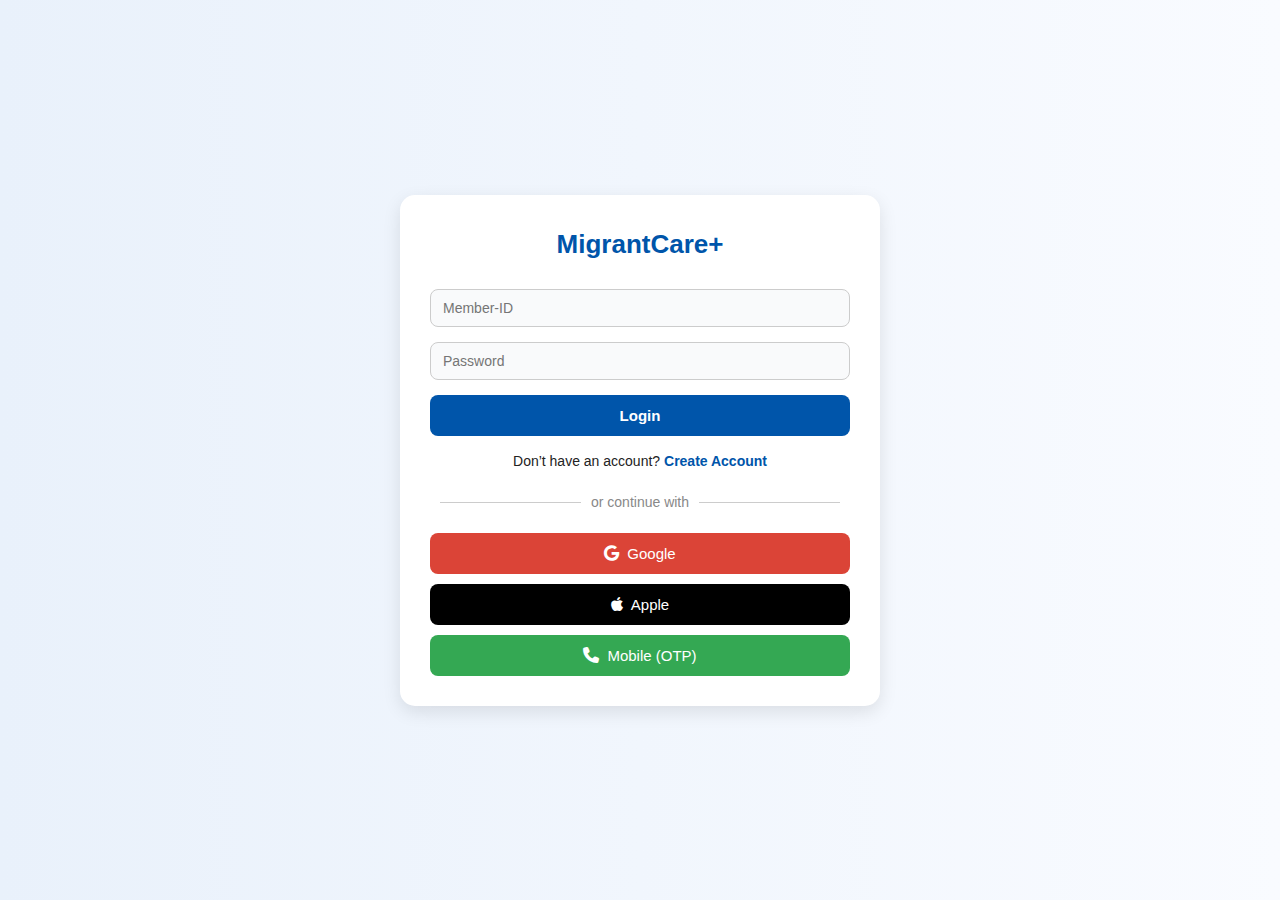
<file: index.html>
<!DOCTYPE html>
<html lang="en">
<head>
  <meta charset="UTF-8">
  <meta name="viewport" content="width=device-width, initial-scale=1.0">
  <title>MigrantCare+ | Login</title>
  <link rel="stylesheet" href="style.css">
  <link rel="stylesheet" href="https://cdnjs.cloudflare.com/ajax/libs/font-awesome/6.5.0/css/all.min.css">
</head>
<body>
  <div class="auth-container">
    <div class="auth-card">
      <h1 class="title">MigrantCare+</h1>

      <form class="form" id="login-form">
        <input type="email" placeholder="Member-ID" required>
        <input type="password" placeholder="Password" required>
        <button type="submit" class="btn primary">Login</button>
      </form>

      <p class="signup-link">
        Don’t have an account? 
        <a href="create-account.html">Create Account</a>
      </p>

      <div class="divider"><span>or continue with</span></div>

      <div class="social-login">
        <button class="btn social google"><i class="fa-brands fa-google"></i> Google</button>
        <button class="btn social apple"><i class="fa-brands fa-apple"></i> Apple</button>
        <button class="btn social phone"><i class="fa-solid fa-phone"></i> Mobile (OTP)</button>
      </div>
    </div>
  </div>

  <!-- ✅ Script for redirect -->
  <script>
    document.getElementById("login-form").addEventListener("submit", function(e) {
      e.preventDefault(); // prevent refresh
      window.location.href = "profile.html"; // redirect to profile
    });
  </script>
</body>
</html>
</file>
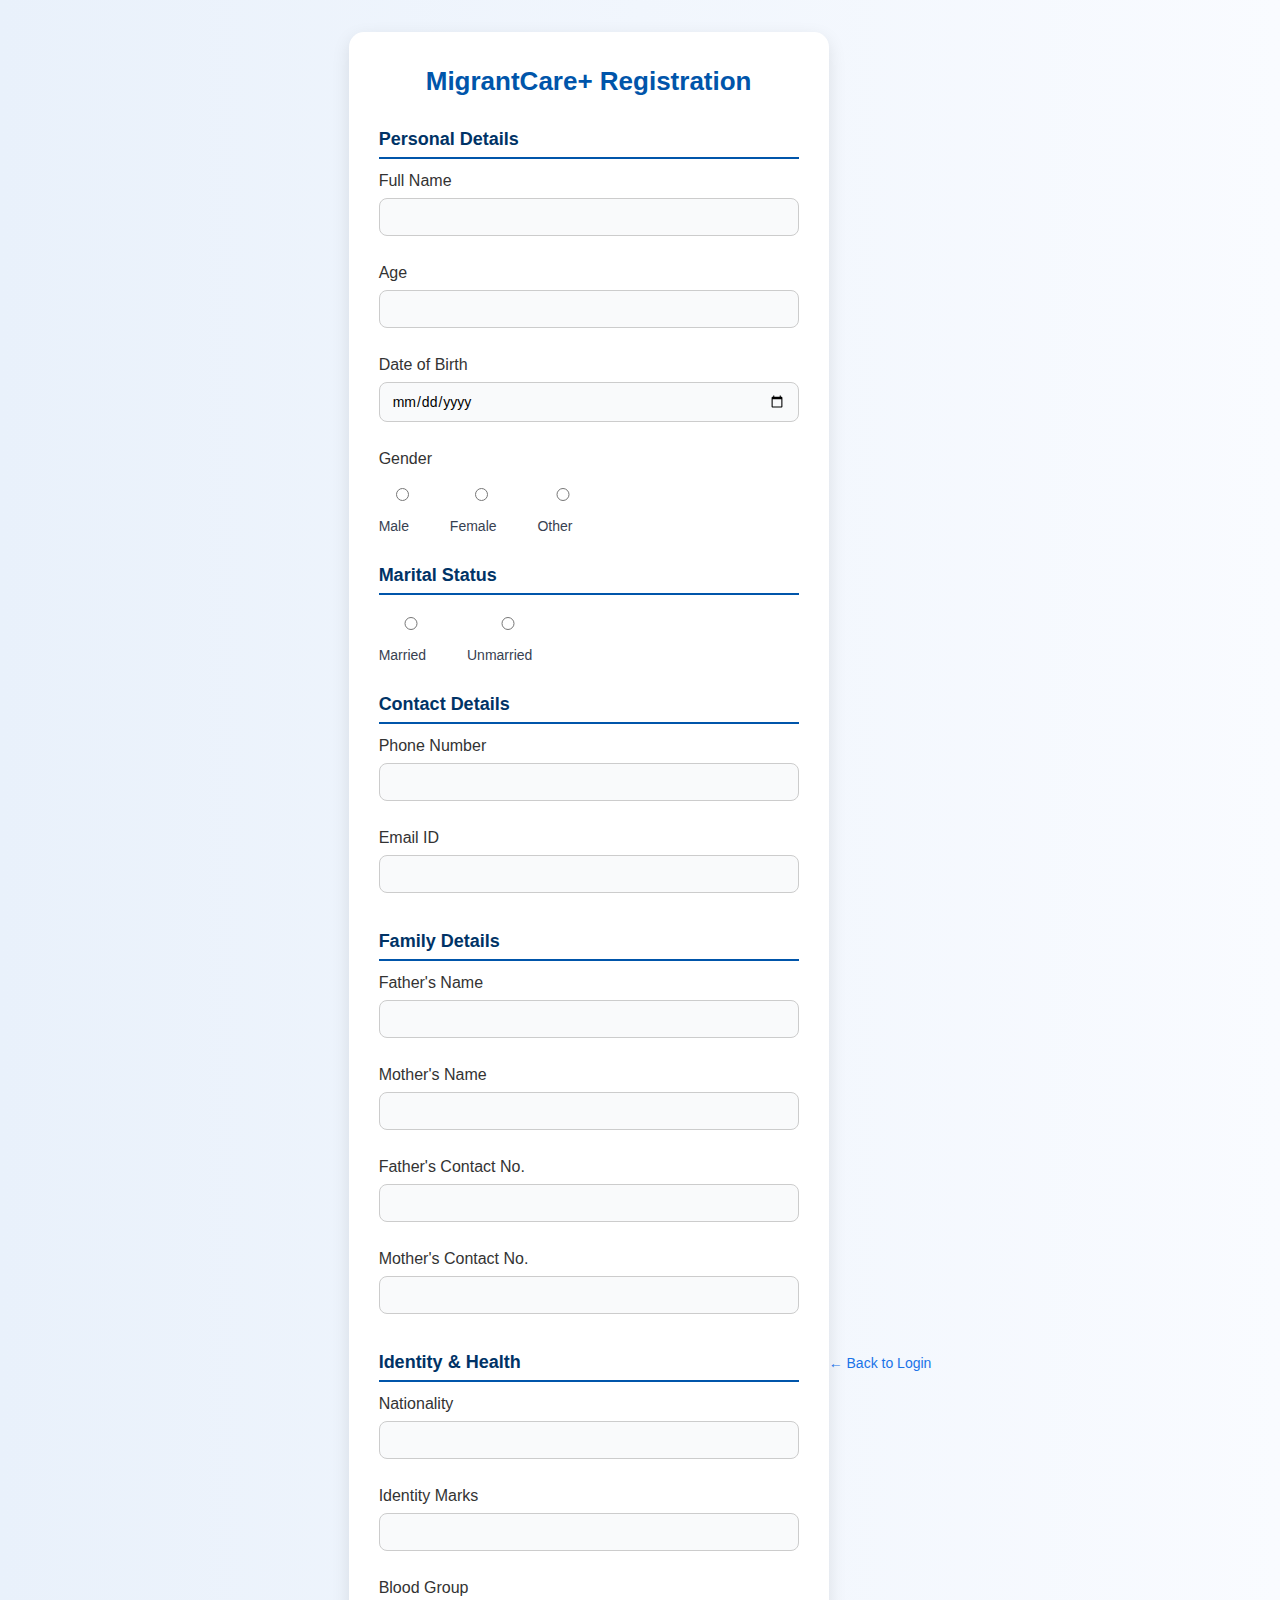
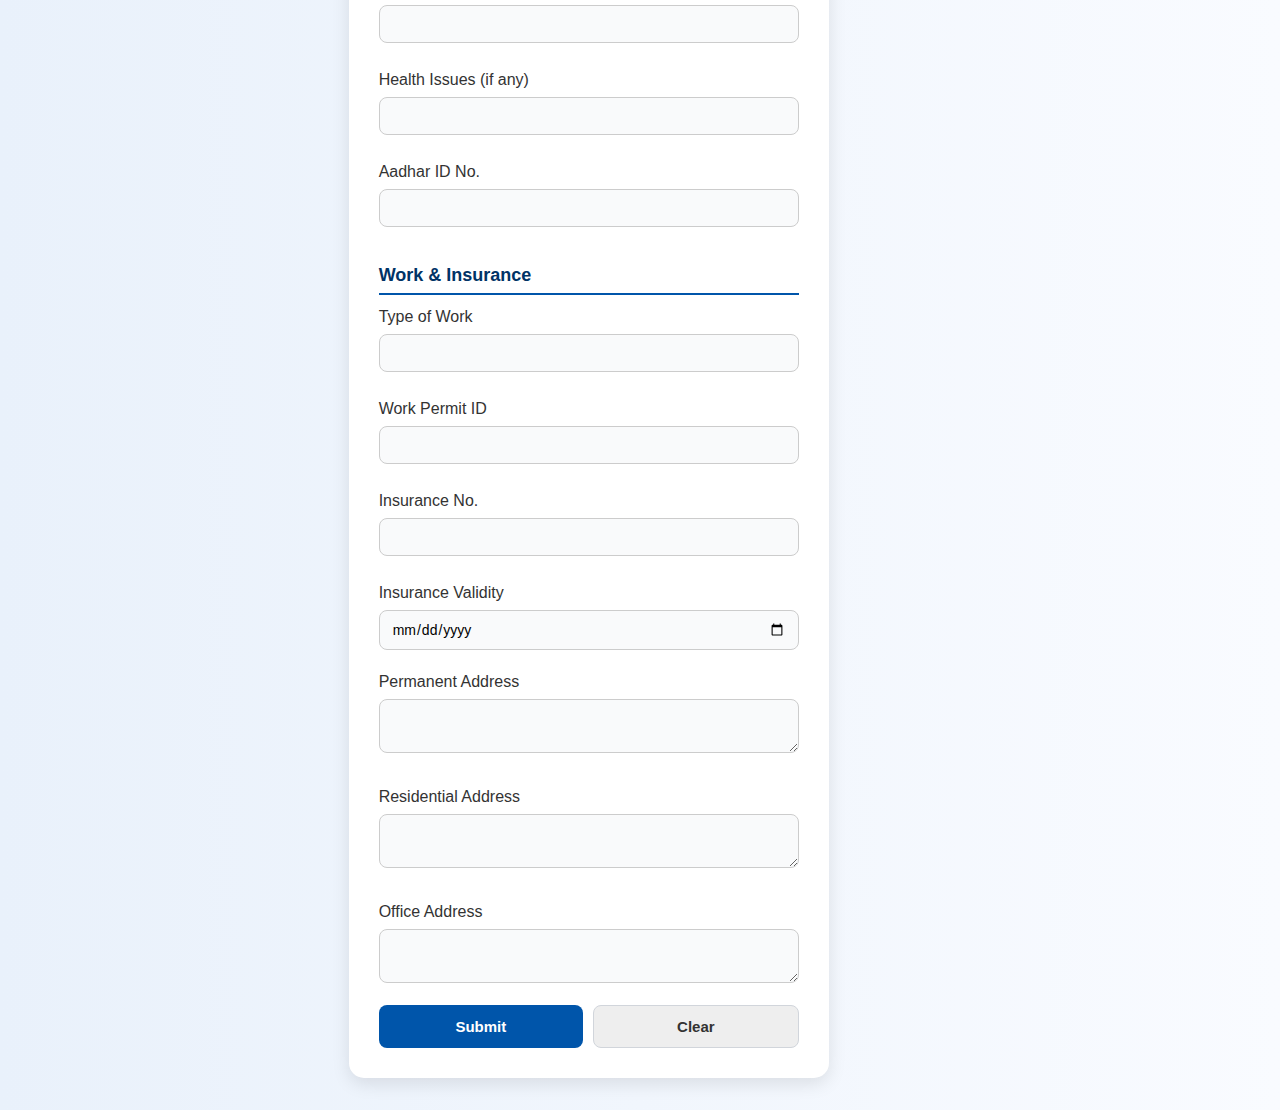
<file: create-account.html>
<!DOCTYPE html>
<html lang="en">
<head>
  <meta charset="UTF-8">
  <meta name="viewport" content="width=device-width, initial-scale=1.0">
  <title>MigrantCare+ | Create Account</title>
  <link rel="stylesheet" href="style.css">
</head>
<body>
  <div class="form-container">
    <h1 class="form-title">MigrantCare+ Registration</h1>

    <form id="createAccountForm" action="member-id.html" method="POST">
      
      <!-- Personal Details -->
      <h2 class="section-title">Personal Details</h2>
      <label>Full Name</label>
      <input type="text" name="fullname" required>

      <label>Age</label>
      <input type="number" name="age" required>

      <label>Date of Birth</label>
      <input type="date" name="dob" required>

      <label>Gender</label>
      <div class="radio-group">
        <label><input type="radio" name="gender" value="Male" required> Male</label>
        <label><input type="radio" name="gender" value="Female"> Female</label>
        <label><input type="radio" name="gender" value="Other"> Other</label>
      </div>

      <label class="section-title">Marital Status</label>
<div class="radio-group">
  <label>
    <input type="radio" name="marital_status" value="married" required> Married
  </label>
  <label>
    <input type="radio" name="marital_status" value="unmarried" required> Unmarried
  </label>
</div>


      <!-- Contact Details -->
      <h2 class="section-title">Contact Details</h2>
      <label>Phone Number</label>
      <input type="tel" name="phone" required>

      <label>Email ID</label>
      <input type="email" name="email" required>

      <!-- Family Details -->
      <h2 class="section-title">Family Details</h2>
      <label>Father's Name</label>
      <input type="text" name="father">

      <label>Mother's Name</label>
      <input type="text" name="mother">

      <label>Father's Contact No.</label>
      <input type="tel" name="father_phone">

      <label>Mother's Contact No.</label>
      <input type="tel" name="mother_phone">

      <!-- Identity & Health -->
      <h2 class="section-title">Identity & Health</h2>
      <label>Nationality</label>
      <input type="text" name="nationality">

      <label>Identity Marks</label>
      <input type="text" name="identity_marks">

      <label>Blood Group</label>
      <input type="text" name="blood_group">

      <label>Health Issues (if any)</label>
      <input type="text" name="health_issues">

      <label>Aadhar ID No.</label>
      <input type="text" name="aadhar">

      <!-- Work & Insurance -->
      <h2 class="section-title">Work & Insurance</h2>
      <label>Type of Work</label>
      <input type="text" name="work_type">

      <label>Work Permit ID</label>
      <input type="text" name="work_permit">

      <label>Insurance No.</label>
      <input type="text" name="insurance_no">

      <label>Insurance Validity</label>
      <input type="date" name="insurance_validity" id="insurance_validity">
      <p id="insurance_status" class="status-text"></p>

      <label>Permanent Address</label>
      <textarea name="permanent_address"></textarea>

      <label>Residential Address</label>
      <textarea name="residential_address"></textarea>

      <label>Office Address</label>
      <textarea name="office_address"></textarea>

      <!-- Buttons -->
      <div class="button-group">
        <button type="submit" class="btn primary">Submit</button>
        <button type="reset" class="btn secondary">Clear</button>
      </div>
    </form>
  </div>

  <script>
    const insuranceInput = document.getElementById("insurance_validity");
    const statusText = document.getElementById("insurance_status");

    insuranceInput.addEventListener("change", () => {
      const enteredDate = new Date(insuranceInput.value);
      const today = new Date();
      if (enteredDate < today) {
        statusText.textContent = "⚠️ Insurance Expired";
        statusText.style.color = "red";
      } else {
        statusText.textContent = "✅ Insurance Valid";
        statusText.style.color = "green";
      }
    });
  </script>
<div class="back-link">
  <a href="index.html">← Back to Login</a>
</div>
</body>
</html>
</file>
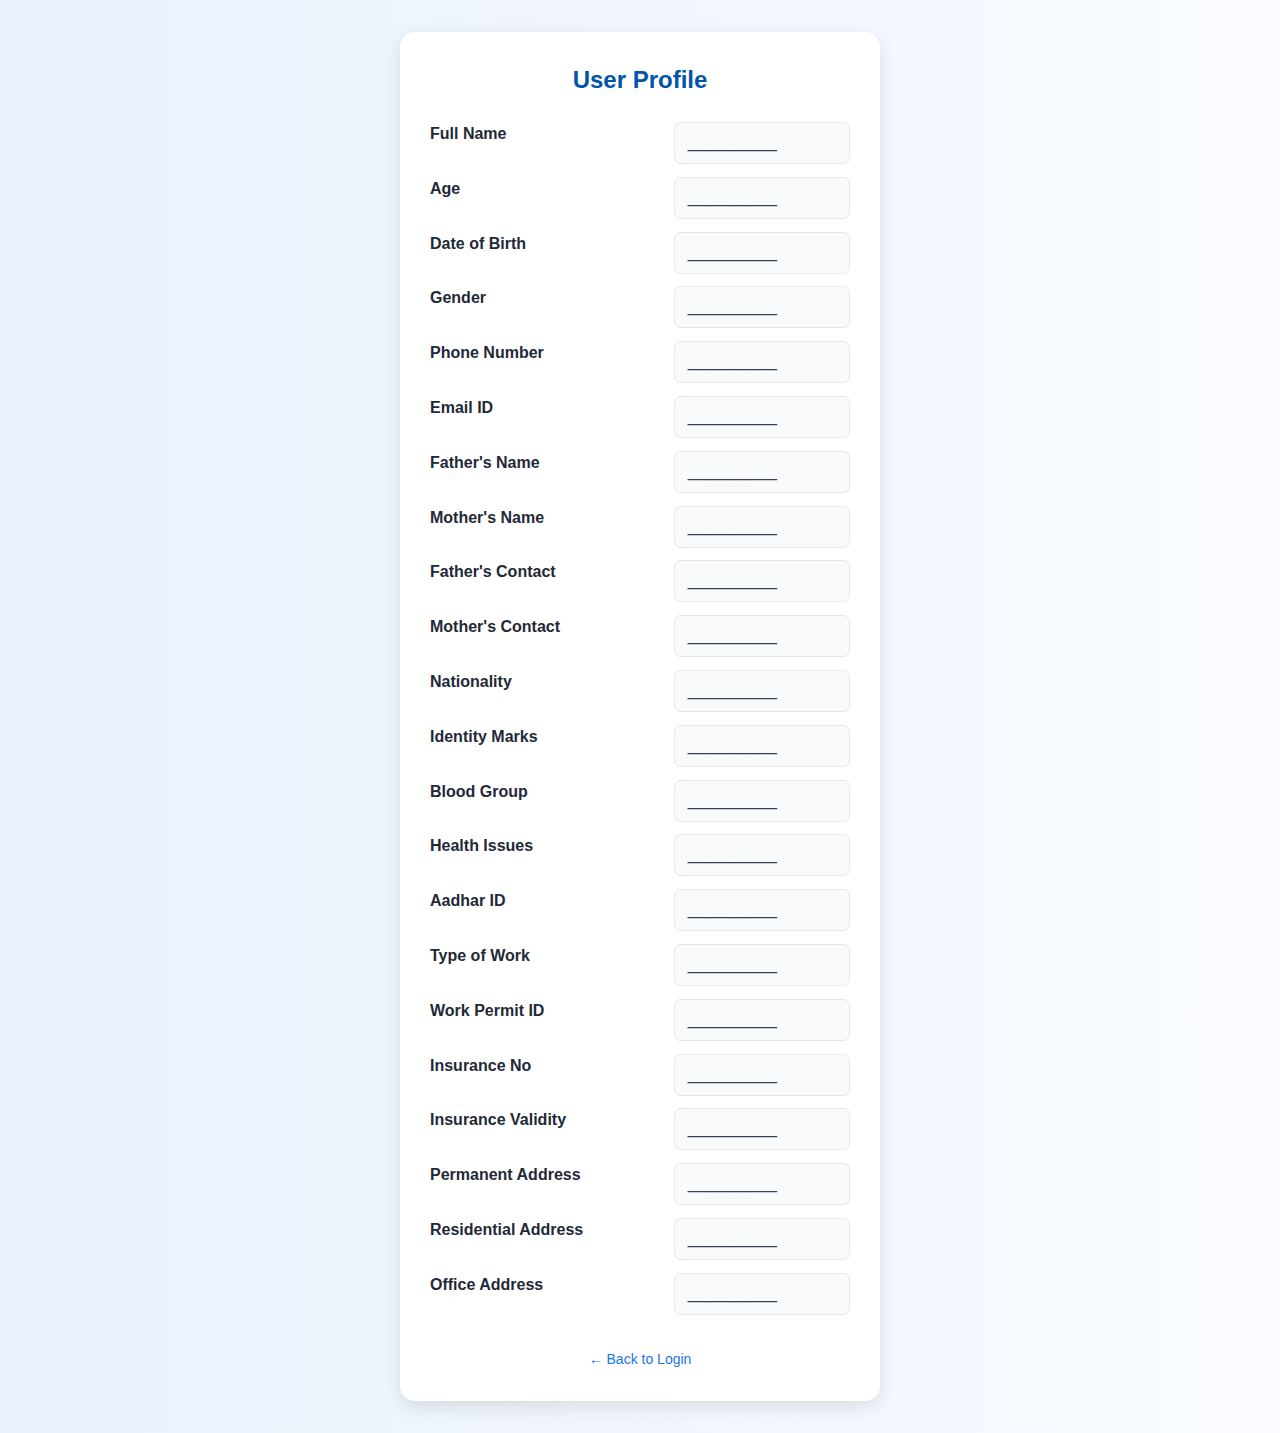
<file: profile.html>
<!DOCTYPE html>
<html lang="en">
<head>
  <meta charset="UTF-8">
  <meta name="viewport" content="width=device-width, initial-scale=1.0">
  <title>MigrantCare+ | Profile</title>
  <link rel="stylesheet" href="style.css">
</head>
<body>
  <div class="profile-container">
    <h1>User Profile</h1>
    <div class="profile-details">
      <label>Full Name</label><div>__________</div>
      <label>Age</label><div>__________</div>
      <label>Date of Birth</label><div>__________</div>
      <label>Gender</label><div>__________</div>
      <label>Phone Number</label><div>__________</div>
      <label>Email ID</label><div>__________</div>
      <label>Father's Name</label><div>__________</div>
      <label>Mother's Name</label><div>__________</div>
      <label>Father's Contact</label><div>__________</div>
      <label>Mother's Contact</label><div>__________</div>
      <label>Nationality</label><div>__________</div>
      <label>Identity Marks</label><div>__________</div>
      <label>Blood Group</label><div>__________</div>
      <label>Health Issues</label><div>__________</div>
      <label>Aadhar ID</label><div>__________</div>
      <label>Type of Work</label><div>__________</div>
      <label>Work Permit ID</label><div>__________</div>
      <label>Insurance No</label><div>__________</div>
      <label>Insurance Validity</label><div>__________</div>
      <label>Permanent Address</label><div>__________</div>
      <label>Residential Address</label><div>__________</div>
      <label>Office Address</label><div>__________</div>
    </div>
    <p class="back-link" style="text-align:center; margin-top:2rem;">
      <a href="index.html">← Back to Login</a>
    </p>
  </div>
</body>
</html>
</file>
<file: style.css>
/* ===== Global Reset & Base ===== */
* {
  margin: 0;
  padding: 0;
  box-sizing: border-box;
  font-family: "Segoe UI", Tahoma, Geneva, Verdana, sans-serif;
}

body {
  background: #f3f6fa;
  color: #1f2937;
  line-height: 1.5;
  min-height: 100vh;
  display: flex;
  justify-content: center;
  align-items: flex-start;
  padding: 2rem;
}

/* ===== Headings ===== */
h1, h2, h3 {
  font-weight: 700;
  color: #1e3a8a;
}

/* ===== General Containers ===== */
.auth-container,
.form-container,
.credentials-container,
.profile-container {
  background: #fff;
  padding: 2rem 2.5rem;
  width: 100%;
  max-width: 650px;
  border-radius: 0.8rem;
  box-shadow: 0 6px 20px rgba(0,0,0,0.1);
  animation: fadeIn 0.6s ease;
}

.profile-container {
  max-width: 900px;
}

.title {
  text-align: center;
  font-size: 1.8rem;
  margin-bottom: 1.5rem;
}

/* ===== Forms ===== */
.form,
.long-form {
  margin-top: 1rem;
}

input, select, textarea {
  width: 100%;
  padding: 0.75rem;
  margin-bottom: 1rem;
  border-radius: 0.5rem;
  border: 1px solid #cbd5e1;
  background: #f9fafb;
  transition: all 0.2s ease;
  font-size: 0.95rem;
}

input:focus, select:focus, textarea:focus {
  outline: none;
  border-color: #2563eb;
  box-shadow: 0 0 0 3px rgba(37,99,235,0.2);
}

/* ===== Buttons ===== */
.btn {
  display: inline-block;
  padding: 0.7rem 1.2rem;
  border-radius: 0.5rem;
  font-size: 1rem;
  cursor: pointer;
  border: none;
  transition: all 0.25s ease;
}

.btn.primary {
  background: #2563eb;
  color: #fff;
  font-weight: 600;
}
.btn.primary:hover {
  background: #1e40af;
}

.btn.secondary {
  background: #f1f5f9;
  color: #374151;
  border: 1px solid #d1d5db;
}
/* ===== General Reset ===== */
* {
  margin: 0;
  padding: 0;
  box-sizing: border-box;
  font-family: "Segoe UI", Tahoma, Geneva, Verdana, sans-serif;
}

body {
  background: linear-gradient(to right, #e9f1fb, #f9fbff);
  display: flex;
  justify-content: center;
  align-items: center;
  min-height: 100vh;
  color: #222;
}

/* ===== Card / Container Styles ===== */
.auth-container, .form-container, .profile-container {
  width: 100%;
  max-width: 480px;
  background: #fff;
  padding: 30px;
  border-radius: 15px;
  box-shadow: 0px 6px 18px rgba(0,0,0,0.1);
}

.title, .form-title {
  text-align: center;
  font-size: 26px;
  font-weight: 700;
  color: #0055aa;
  margin-bottom: 25px;
}

/* ===== Form Inputs ===== */
form label {
  display: block;
  margin: 10px 0 5px;
  font-weight: 500;
  color: #333;
}

form input, 
form textarea, 
form select {
  width: 100%;
  padding: 10px 12px;
  margin-bottom: 15px;
  border: 1px solid #ccc;
  border-radius: 8px;
  font-size: 14px;
  transition: border 0.3s ease;
}

form input:focus, 
form textarea:focus, 
form select:focus {
  border-color: #0055aa;
  outline: none;
  box-shadow: 0 0 4px rgba(0,85,170,0.3);
}

/* ===== Section Titles ===== */
.section-title {
  font-size: 18px;
  font-weight: 600;
  color: #003366;
  margin-top: 20px;
  margin-bottom: 10px;
  border-bottom: 2px solid #0055aa;
  padding-bottom: 4px;
}

/* ===== Radio & Checkbox Groups ===== */
.radio-group, .checkbox-group {
  display: flex;
  gap: 15px;
  margin-bottom: 15px;
}

.radio-group label, 
.checkbox-group label {
  font-size: 14px;
  color: #444;
}

/* ===== Buttons ===== */
.btn {
  width: 100%;
  padding: 12px;
  border: none;
  border-radius: 8px;
  font-size: 15px;
  font-weight: 600;
  cursor: pointer;
  transition: 0.3s ease;
}

.btn.primary {
  background: #0055aa;
  color: #fff;
}

.btn.primary:hover {
  background: #003f7d;
}

.btn.secondary {
  background: #eee;
  color: #333;
}

.btn.secondary:hover {
  background: #ddd;
}

.button-group {
  display: flex;
  justify-content: space-between;
  gap: 10px;
}

/* ===== Links ===== */
.signup-link {
  text-align: center;
  margin-top: 15px;
  font-size: 14px;
}

.signup-link a {
  color: #0055aa;
  text-decoration: none;
  font-weight: 600;
}

.signup-link a:hover {
  text-decoration: underline;
}

/* ===== Divider ===== */
.divider {
  display: flex;
  align-items: center;
  margin: 20px 0;
  color: #888;
  font-size: 14px;
}


.divider::before, 
.divider::after {
  content: "";
  flex: 1;
  height: 1px;
  background: #ccc;
  margin: 0 10px;
}

/* ===== Social Login Buttons ===== */
.social-login {
  display: flex;
  flex-direction: column;
  gap: 10px;
}

.btn.social {
  display: flex;
  align-items: center;
  justify-content: center;
  font-weight: 500;
}

.btn.social i {
  margin-right: 8px;
  font-size: 16px;
}

.btn.social.google {
  background: #db4437;
  color: #fff;
}

.btn.social.google:hover {
  background: #b0362a;
}

.btn.social.apple {
  background: #000;
  color: #fff;
}

.btn.social.apple:hover {
  background: #333;
}

.btn.social.phone {
  background: #34a853;
  color: #fff;
}

.btn.social.phone:hover {
  background: #2b8642;
}

/* ===== Insurance Status ===== */
.status-text {
  font-size: 14px;
  margin-top: -10px;
  margin-bottom: 15px;
  font-weight: 500;
}

/* ===== Profile Page ===== */
.profile-container h1 {
  font-size: 24px;
  font-weight: 700;
  color: #0055aa;
  margin-bottom: 20px;
  text-align: center;
}

.profile-field {
  display: flex;
  justify-content: space-between;
  margin-bottom: 12px;
  padding: 8px 12px;
  background: #f5f9ff;
  border-radius: 6px;
}

.profile-field label {
  font-weight: 600;
  color: #374151;
  margin-top: 0.5rem;
  margin-bottom: 0.3rem;
  display: block;
}

.radio-group,
.checkbox-group {
  display: flex;
  gap: 1.5rem;
  margin-bottom: 1rem;
}

.radio-group label,
.checkbox-group label {
  font-weight: 500;
  color: #374151;
  cursor: pointer;
}

textarea {
  resize: vertical;
}

/* Form actions */
.form-actions {
  display: flex;
  justify-content: space-between;
  gap: 1rem;
  margin-top: 1rem;
}

/* ===== Profile Page ===== */
.profile-details {
  display: grid;
  grid-template-columns: 220px 1fr;
  row-gap: 0.8rem;
  column-gap: 1.5rem;
  margin-top: 1.5rem;
}

.profile-details label {
  font-weight: 600;
  color: #1f2937;
}

.profile-details div {
  color: #374151;
  background: #f9fafb;
  padding: 0.5rem 0.8rem;
  border-radius: 0.4rem;
  border: 1px solid #e5e7eb;
}

/* ===== Animations ===== */
@keyframes fadeIn {
  from {
    opacity: 0;
    transform: translateY(8px);
  }
  to {
    opacity: 1;
    transform: translateY(0);
  }
}
.back-link {
  text-align: center;
  margin-top: 15px;
}

.back-link a {
  color: #1a73e8;
  text-decoration: none;
  font-size: 14px;
  font-weight: 500;
}

.back-link a:hover {
  text-decoration: underline;
}
</file>
